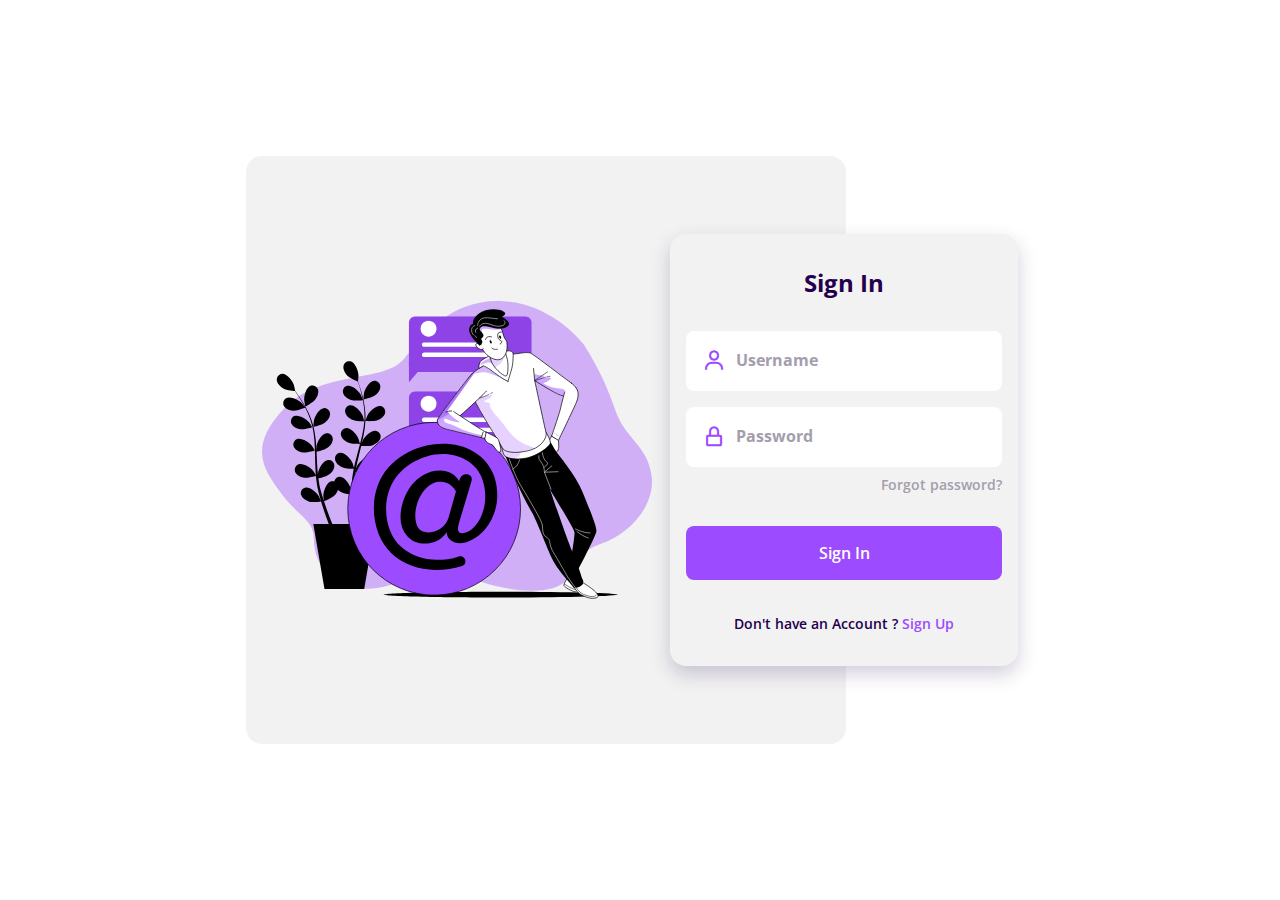
<file: Login|Signup-Form/index.html>
<!DOCTYPE html>
<html lang="en">
    <head>
        <meta charset="UTF-8">
        <meta name="viewport" content="width=device-width, initial-scale=1.0">

        <!-- ===== CSS ===== -->
        <link rel="stylesheet" href="./styles.css">
    
        <!-- ===== BOX ICONS ===== -->
        <link href='https://cdn.jsdelivr.net/npm/boxicons@2.0.5/css/boxicons.min.css' rel='stylesheet'>

        <title>Responsive Login Form Sign In Sign Up</title>
    </head>

    <body>
        
        <div class="login">
            <div class="login__content">

                <div class="login__img">
                    <img src="./img-login.svg" alt="">
                </div>
                
                <div class="login__forms">
                    <!--Sign in Form-->
                    <form action="" class="login__registre" id="login-in">
                        <h1 class="login__title">Sign In</h1>
    
                        <div class="login__box">
                            <i class='bx bx-user login__icon'></i>
                            <input type="text" placeholder="Username" class="login__input">
                        </div>
    
                        <div class="login__box">
                            <i class='bx bx-lock-alt login__icon'></i>
                            <input type="password" placeholder="Password" class="login__input">
                        </div>

                        <a href="#" class="login__forgot">Forgot password?</a>

                        <a href="#" class="login__button">Sign In</a>

                        <div>
                            <span class="login__account">Don't have an Account ?</span>
                            <span class="login__signin" id="sign-up">Sign Up</span>
                        </div>
                    </form>

                    <!--Sign up Form-->

                    <form action="" class="login__create none" id="login-up">
                        <h1 class="login__title">Create Account</h1>
    
                        <div class="login__box">
                            <i class='bx bx-user login__icon'></i>
                            <input type="text" placeholder="Username" class="login__input">
                        </div>
    
                        <div class="login__box">
                            <i class='bx bx-at login__icon'></i>
                            <input type="text" placeholder="Email" class="login__input">
                        </div>

                        <div class="login__box">
                            <i class='bx bx-lock-alt login__icon'></i>
                            <input type="password" placeholder="Password" class="login__input">
                        </div>

                        <a href="#" class="login__button">Sign Up</a>

                        <div>
                            <span class="login__account">Already have an Account ?</span>
                            <span class="login__signup" id="sign-in">Sign In</span>
                        </div>

                        <div class="login__social">
                            <a href="#" class="login__social-icon"><i class='bx bxl-facebook' ></i></a>
                            <a href="#" class="login__social-icon"><i class='bx bxl-twitter' ></i></a>
                            <a href="#" class="login__social-icon"><i class='bx bxl-google' ></i></a>
                        </div>
                    </form>

                </div>
            </div>
        </div>



        <!--===== MAIN JS =====-->
        <script src="./main.js"></script>
    </body>
</html>
</file>
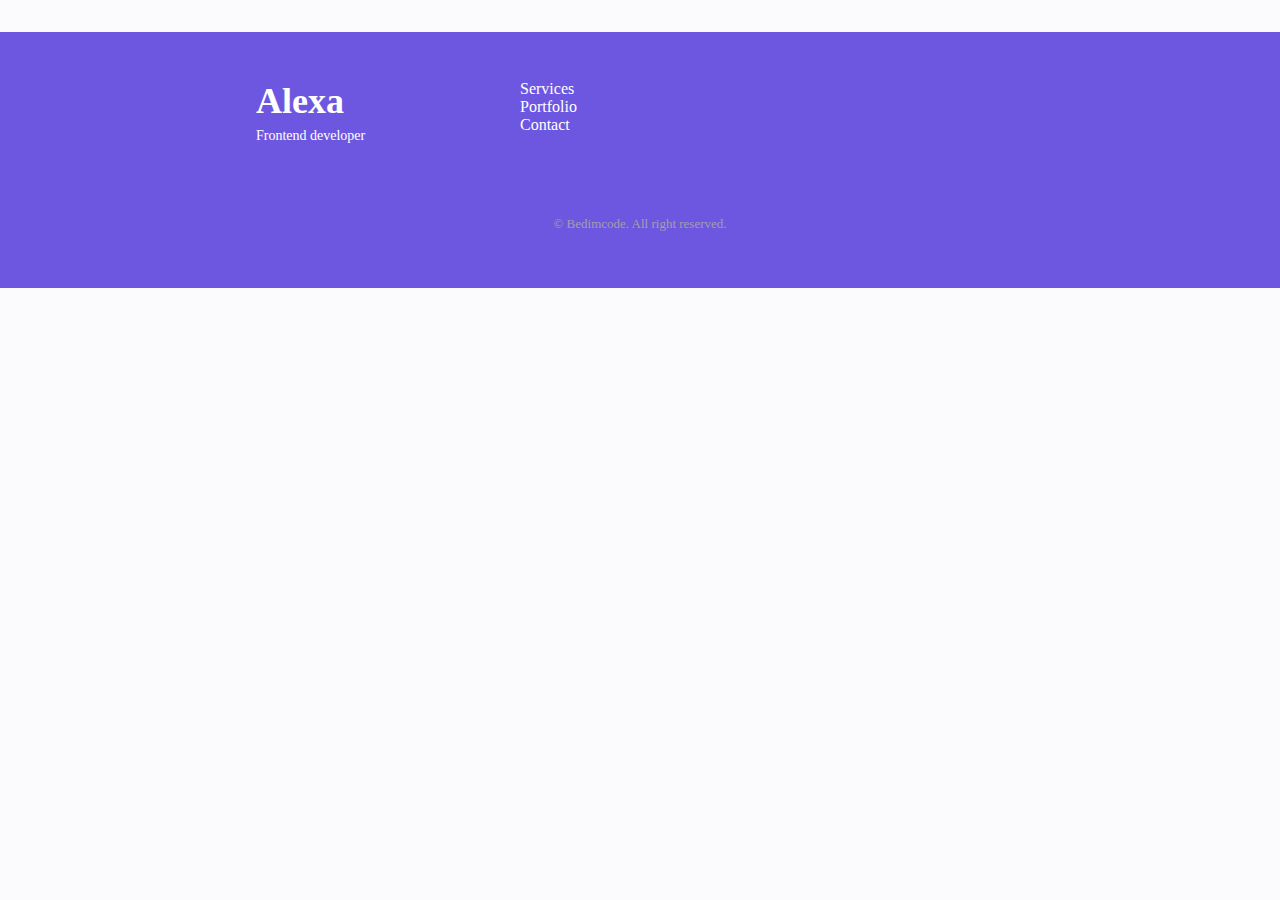
<file: Responsive-Footer/index.html>
<!DOCTYPE html>
    <html lang="en">
    <head>
        <meta charset="UTF-8">
        <meta name="viewport" content="width=device-width, initial-scale=1.0">

        <!--==================== UNICONS ====================-->
        <link rel="stylesheet" href="https://unicons.iconscout.com/release/v4.0.0/css/line.css">
        
        <!--==================== CSS ====================-->
        <link rel="stylesheet" href="./styles.css">

        <title>Responsive Footer</title>
    </head>

    <body>
        
        <footer class="footer">
            <div class="footer__bg">
                <div class="footer__container container grid">
                    <div>
                        <h2 class="footer__title">Alexa</h2>
                    <span class="footer__subtitle">Frontend developer</span>
                    </div>

                    <ul class="footer__links">
                        <li>
                            <a href="#services" class="footer__link">Services</a>
                        </li>
                        <li>
                            <a href="#portfolio" class="footer__link">Portfolio</a>
                        </li>
                        <li>
                            <a href="#contact" class="footer__link">Contact</a>
                        </li>

                        
                    </ul>

                    <div class="footer_socials">
                        <a href="facebook.com" target = "_blank" class="footer__social">
                            <i class="uil uil-facebook-f"></i>
                        </a>
                        <a href="facebook.com" target = "_blank" class="footer__social">
                            <i class="uil uil-instagram"></i>
                        </a>
                        <a href="facebook.com" target = "_blank" class="footer__social">
                            <i class="uil uil-twitter-alt"></i>
                        </a>
                    </div>
                </div>

                <p class="footer__copy">&#169; Bedimcode. All right reserved.</p>
            </div>
            
        </footer>
    </body>
</html>
</file>
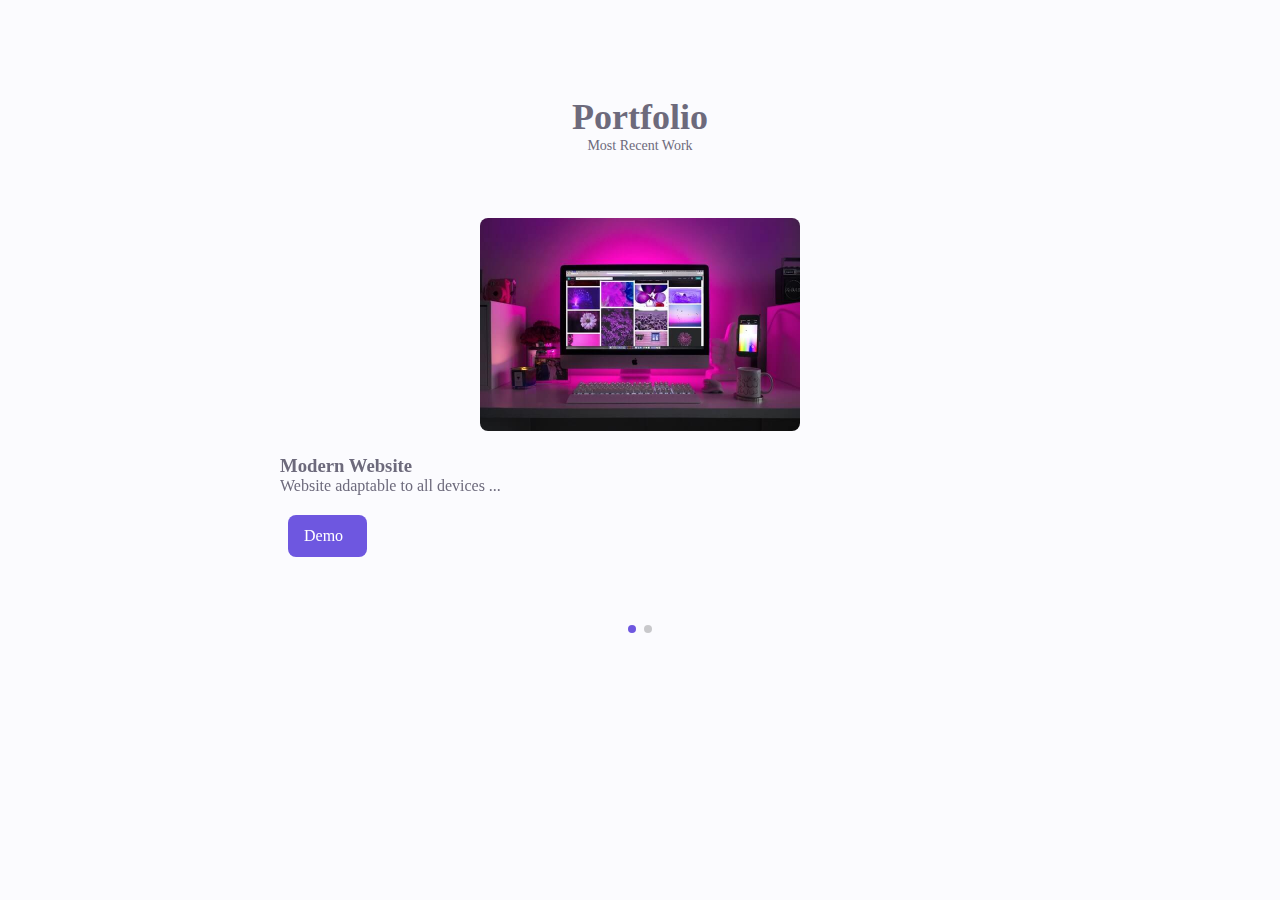
<file: Responsive-Portfolio/index.html>
<!DOCTYPE html>
    <html lang="en">
    <head>
        <meta charset="UTF-8">
        <meta name="viewport" content="width=device-width, initial-scale=1.0">

        <!--==================== UNICONS ====================-->
        <link rel="stylesheet" href="https://unicons.iconscout.com/release/v4.0.0/css/line.css">
        
        <!--==================== SWIPER CSS ====================-->
        <link rel="stylesheet" href="../assets/swiper-bundle.min.css">
        
        <!--==================== CSS ====================-->
        <link rel="stylesheet" href="./styles.css">

        <title>Responsive Portfolio</title>
    </head>
    
    <body>
        
        <section class="portfolio section" id="portfolio">
            <h2 class="section__title">Portfolio</h2>
            <span class="section__subtitle">Most Recent Work</span>

            <div class="portfolio__container container swiper-container">
                <div class="swiper-wrapper">
                    <div class="portfolio__content grid swiper-slide">
                        <img src="./portfolio1.jpg" alt="" class="portfolio__img">
                        
                        <div class="portfolio__data">
                            <h3 class="portfolio__title">Modern Website</h3>
                            <p class="portfolio__description">Website adaptable to all devices ...</p>
                            <a href="#" class="button button--flex button--small portfolio__button">
                                Demo
                                <i class="uil uil-arrow-right button__icon"></i>
                            </a>
                        </div>
                    </div>

                    <div class="portfolio__content grid swiper-slide">
                        <img src="./portfolio2.jpg" alt="" class="portfolio__img">
                        
                        <div class="portfolio__data">
                            <h3 class="portfolio__title">Modern Website</h3>
                            <p class="portfolio__description">Website adaptable to all devices ...</p>
                            <a href="#" class="button button--flex button--small portfolio__button">
                                Demo
                                <i class="uil uil-arrow-right button__icon"></i>
                            </a>
                        </div>
                    </div>


                </div>

                <div class="swiper-button-next">
                    <i class="uil uil-angle-right-b swiper-portfolio-icon"></i>
                </div>
                <div class="swiper-button-prev">
                    <i class="uil uil-angle-left-b swiper-portfolio-icon"></i>
                </div>
                <div class="swiper-pagination"></div>
            </div>

        </section>

         <!--==================== SWIPER JS ====================-->
         <script src="../assets/swiper-bundle.min.js"></script>

         <!--==================== Index JS ====================-->
         <script src="./index.js"></script>
    </body>
</html>
</file>
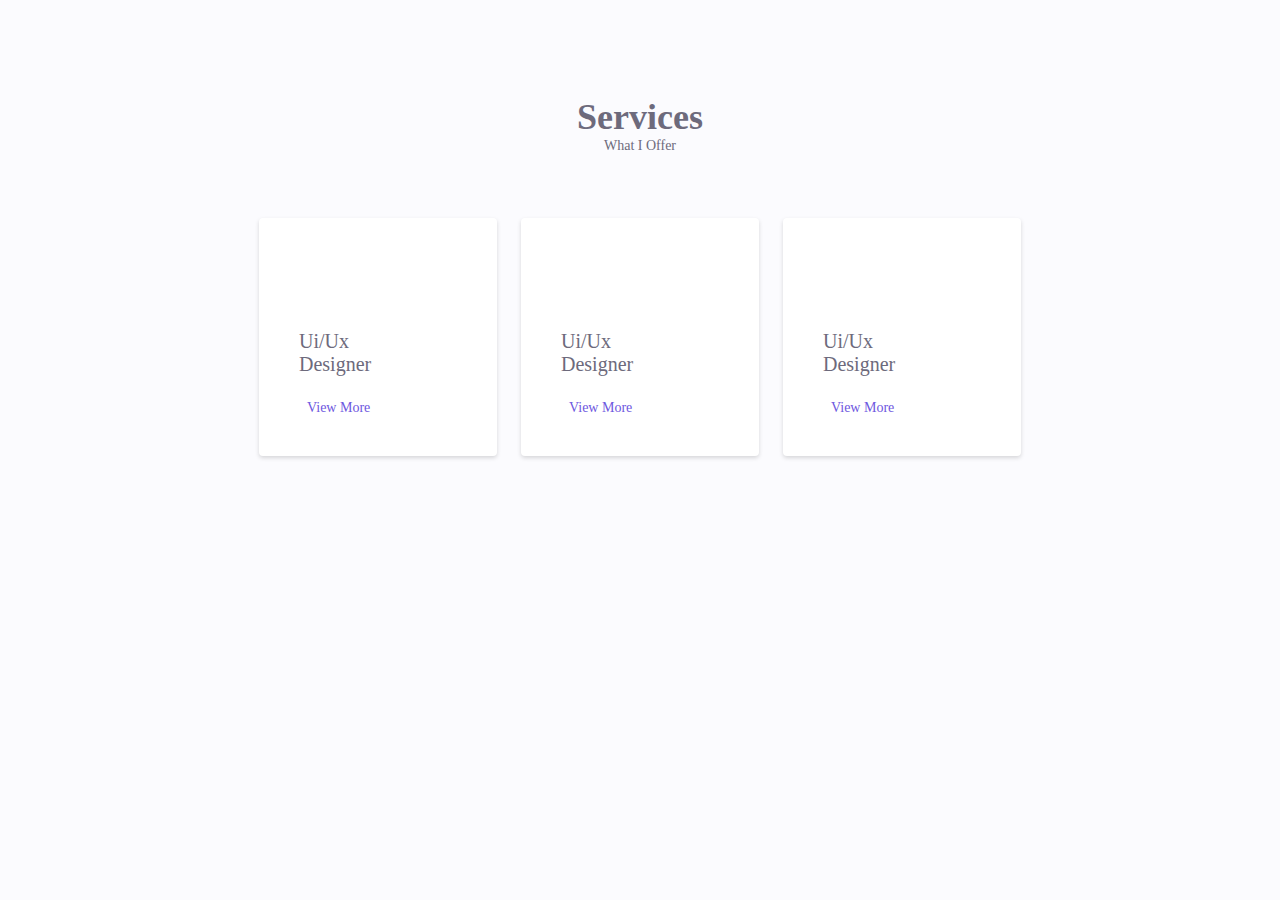
<file: Responsive-Services/index.html>
<!DOCTYPE html>
    <html lang="en">
    <head>
        <meta charset="UTF-8">
        <meta name="viewport" content="width=device-width, initial-scale=1.0">

        <!--==================== UNICONS ====================-->
        <link rel="stylesheet" href="https://unicons.iconscout.com/release/v4.0.0/css/line.css">
        
        
        <!--==================== CSS ====================-->
        <link rel="stylesheet" href="./styles.css">

        <title>Responsive Services</title>
    </head>

    <body>

        <section class="services section" id="services">
            <h2 class="section__title">Services</h2>
            <span class="section__subtitle">What I Offer</span>

            <div class="services__container container grid">
                <!--First Content-->
                <div class="services__content">
                    <div>
                        <i class="uil uil-web-grid services__icon"></i>
                        <h3 class="services__title">Ui/Ux <br>Designer</h3>
                    </div>

                    <span class="button button--flex button--small button--link services__button">
                        View More
                        <i class="uil uil-arrow-right button__icon"></i>
                    </span>

                    <div class="services__modal">
                        <div class="services__modal-content">
                            <h4 class="services__modal-title">Ui/Ux <br>Designer</h4>
                            <i class="uil uil-times services__modal-close"></i>

                            <ul class="services__modal-services grid">
                                <li class="services__modal-service">
                                    <i class="uil uil-check-circle services__modal-icon"></i>
                                    <p>I develop the user interface.</p>
                                </li>

                                <li class="services__modal-service">
                                    <i class="uil uil-check-circle services__modal-icon"></i>
                                    <p>I develop the user interface.</p>
                                </li>

                                <li class="services__modal-service">
                                    <i class="uil uil-check-circle services__modal-icon"></i>
                                    <p>I develop the user interface.</p>
                                </li>
                            </ul>
                        </div>
                    </div>
                </div>

                <!--Second Content-->
                <div class="services__content">
                    <div>
                        <i class="uil uil-web-grid services__icon"></i>
                        <h3 class="services__title">Ui/Ux <br>Designer</h3>
                    </div>

                    <span class="button button--flex button--small button--link services__button">
                        View More
                        <i class="uil uil-arrow-right button__icon"></i>
                    </span>

                    <div class="services__modal">
                        <div class="services__modal-content">
                            <h4 class="services__modal-title">Ui/Ux <br>Designer</h4>
                            <i class="uil uil-times services__modal-close"></i>

                            <ul class="services__modal-services grid">
                                <li class="services__modal-service">
                                    <i class="uil uil-check-circle services__modal-icon"></i>
                                    <p>I develop the user interface.</p>
                                </li>

                                <li class="services__modal-service">
                                    <i class="uil uil-check-circle services__modal-icon"></i>
                                    <p>I develop the user interface.</p>
                                </li>

                                <li class="services__modal-service">
                                    <i class="uil uil-check-circle services__modal-icon"></i>
                                    <p>I develop the user interface.</p>
                                </li>
                            </ul>
                        </div>
                    </div>
                </div>

                <!--Third Content-->

                <div class="services__content">
                    <div>
                        <i class="uil uil-web-grid services__icon"></i>
                        <h3 class="services__title">Ui/Ux <br>Designer</h3>
                    </div>

                    <span class="button button--flex button--small button--link services__button">
                        View More
                        <i class="uil uil-arrow-right button__icon"></i>
                    </span>

                    <div class="services__modal">
                        <div class="services__modal-content">
                            <h4 class="services__modal-title">Ui/Ux <br>Designer</h4>
                            <i class="uil uil-times services__modal-close"></i>

                            <ul class="services__modal-services grid">
                                <li class="services__modal-service">
                                    <i class="uil uil-check-circle services__modal-icon"></i>
                                    <p>I develop the user interface.</p>
                                </li>

                                <li class="services__modal-service">
                                    <i class="uil uil-check-circle services__modal-icon"></i>
                                    <p>I develop the user interface.</p>
                                </li>

                                <li class="services__modal-service">
                                    <i class="uil uil-check-circle services__modal-icon"></i>
                                    <p>I develop the user interface.</p>
                                </li>
                            </ul>
                        </div>
                    </div>
                </div>
            </div>
        </section>

        <!--==================== Index JS ====================-->
        <script src="./index.js"></script>
    </body>
</html>
</file>
<file: Login|Signup-Form/styles.css>
@import url("https://fonts.googleapis.com/css2?family=Open+Sans:wght@400;600;700&display=swap");

/*===== VARIABLES CSS =====*/
:root{
    /*===== Colores =====*/
    --first-color: #9D4BFF;
    --first-color-dark: #23004D;
    --first-color-light: #A49EAC;
    --first-color-lighten: #F2F2F2;
  
    /*===== Font and typography =====*/
    --body-font: 'Open Sans', sans-serif;
    --h1-font-size: 1.5rem;
    --normal-font-size: .938rem;
    --small-font-size: .813rem;
}
  
@media screen and (min-width: 768px){
    :root{
      --normal-font-size: 1rem;
      --small-font-size: .875rem;
    }
}

/*===== BASE =====*/
*,::before,::after{
    box-sizing: border-box;
}

body{
    margin: 0;
    padding: 0;
    font-family: var(--body-font);
    font-size: var(--normal-font-size);
    color: var(--first-color-dark);
}

  h1{
    margin: 0;
  }
  
  a{
    text-decoration: none;
  }
  
  img{
    max-width: 100%;
    height: auto;
    display: block;
  }

  .login{
    display: grid;
    grid-template-columns: 100%;
    height: 100vh;
    margin-left: 1.5rem;
    margin-right: 1.5rem;
  }

  .login__content{
    display: grid;
  }

  .login__img{
    justify-self: center;
  }

  .login__img img{
    width: 310px;
    margin-top: 1.5rem;
  }

  .login__forms{
    position: relative;
    height: 368px;
  }

  .login__registre, .login__create{
    position: absolute;
    bottom: 1rem;
    width: 100%;
    background-color: var(--first-color-lighten);
    padding: 2rem 1rem;
    border-radius: 1rem;
    text-align: center;
    box-shadow: 0 8px 20px rgba(35,0,77,.2);
    animation-duration: .4s;
    animation-name: animate-login;
  }

  @keyframes animate-login{
    0%{
        /* At first, width height = 1 -> normal size */
      transform: scale(1,1);
    }
    50%{
        /* At the middle, width height = 1.1 */
      transform: scale(1.1,1.1);
    }
    100%{
        /* At the end, width height = 1 again */
      transform: scale(1,1);
    }
  }

  .login__title{
    font-size: var(--h1-font-size);
    margin-bottom: 2rem;
  }

  .login__box{
    display: grid;
    grid-template-columns: max-content 1fr;
    column-gap: .5rem;
    padding: 1.125rem 1rem;
    background-color: #FFF;
    margin-top: 1rem;
    border-radius: .5rem;
  }

  .login__icon{
    font-size: 1.5rem;
    color: var(--first-color);
  }

  .login__input{
    border: none;
    outline: none;
    font-size: var(--normal-font-size);
    font-weight: 700;
    color: var(--first-color-dark);
  }

  .login__input::placeholder{
    font-size: var(--normal-font-size);
    font-family: var(--body-font);
    color: var(--first-color-light);
  }

  .login__forgot{
    display: block;
    width: max-content;
    margin-left: auto;
    margin-top: .5rem;
    font-size: var(--small-font-size);
    font-weight: 600;
    color: var(--first-color-light);
  }

  .login__button{
    display: block;
    padding: 1rem;
    margin: 2rem 0;
    background-color: var(--first-color);
    color: #FFF;
    font-weight: 600;
    text-align: center;
    border-radius: .5rem;
    transition: .3s;
  }

  .login__button:hover{
    background-color: var(--first-color-dark);
  }

  .login__button:hover{
    background-color: var(--first-color-dark);
  }
  
  .login__account, .login__signin, .login__signup{
    font-weight: 600;
    font-size: var(--small-font-size);
  }
  
  .login__account{
    color: var(--first-color-dark);
  }
  
  .login__signin, .login__signup{
    color: var(--first-color);
    cursor: pointer;
  }
  
  .login__social{
    margin-top: 2rem;
  }
  
  .login__social-icon{
    font-size: 1.5rem;
    color: var(--first-color-dark);
    margin: 0 1.5rem;
  }

  /*Show login*/
.block{
    display: block;
  }
  
  /*Hidden login*/
  .none{
    display: none;
  }


  /* ===== MEDIA QUERIES =====*/
@media screen and (min-width: 576px){
    .login__forms{
      width: 348px;
      justify-self: center;
    }
  }

  @media screen and (min-width: 1024px){
    .login{
      height: 100vh;
      overflow: hidden;
    }

    .login__content{
        grid-template-columns: repeat(2, max-content);
        justify-content: center;
        align-items: center;
        margin-left: 10rem;
      }

      .login__img{
        display: flex;
        width: 600px;
        height: 588px;
        background-color: var(--first-color-lighten);
        border-radius: 1rem;
        padding-left: 1rem;
      }

      .login__img img{
        width: 390px;
        margin-top: 0;
      }

      .login__registre, .login__create{
        left: -11rem;
      }

      .login__registre{
        bottom: -2rem;
      }

      .login__create{
        bottom: -5.5rem;
      }

}
</file>
<file: Responsive-Footer/styles.css>
@import '../assets/root.css';

.footer{
    padding-top: 2rem;  
  }
  
  .footer__container{
      row-gap: 3.5rem;
  }
  
  .footer__bg{
      background-color: var(--first-color-second);
      padding: 2rem 0 3rem;
  }
  
  .footer__title{
      font-size: var(--h1-font-size);
      margin-bottom: var(--mb-0-25);
  }
  
  .footer__subtitle{
      font-size: var(--small-font-size);
  }
  
  .footer__link{
      display: flex;
      flex-direction: column;
      row-gap: 1.5rem;
  }
  
  .footer__link:hover{
      color: var(--first-color-lighter);
  }
  
  .footer__social{
      font-size: 1.25rem;
      margin-right: var(--mb-1-5);
  }
  
  .footer__social:hover{
      color: var(--first-color-lighter);
  }
  
  .footer__copy{
      font-size: var(--smaller-font-size);
      text-align: center;
      color: var(--text-color-light);
      margin-top: var(--mb-3);
  }
  
  .footer__title,
  .footer__subtitle,
  .footer__link,
  .footer__social{
      color: #FFF;
  }

  /* For large devices */

@media screen and (min-width:768px) {
    
    .footer__container{
        padding: 0 1rem;
    }

    .footer__container{
        grid-template-columns: repeat(3,1fr);
    }

    .footer__bg{
        padding: 3rem 0 3.5rem;
    }

    .footer__links{
        flex-direction:row;
        column-gap: 2rem;
    }

    .footer__social{
        justify-self: flex-end;
    }

    .footer__copy{
        margin-top: 4.5rem;
    }


}

@media screen and (min-width:1024px) {
    
    .footer__container{
        padding: 0;
    }
}
</file>
<file: Responsive-Portfolio/styles.css>
@import '../assets/root.css';

.portfolio__container{
    overflow: initial; /* let overflow */
}

.portfolio__content{
    padding: 0 1.5rem;
}

.portfolio__img{
    width: 265px;
    border-radius: .5rem;
    justify-self: center; /* x alignment */
}

.portfolio__description{
    margin-bottom: var(--mb-0-75);
}

.portfolio__button:hover .button__icon{
    transform: translateX(.25rem);
}


.swiper-button-prev::after,
.swiper-button-next::after{
    content: '';
}

.swiper-portfolio-icon{
    font-size: 2rem;
    color: var(--first-color);
}

.swiper-button-prev{
    left: -.5rem;
}

.swiper-button-next{
    right: -.5rem;
}

.swiper-container-horizontal > .swiper-pagination-bullets{
    bottom: -2.5rem;
}

.swiper-pagination-bullet-active{
    background-color: var(--first-color);
}

.swiper-button-prev,
.swiper-button-next,
.swiper-pagination-bullets{
    outline: none; /* after border */
}

/* For medium devices */
@media screen and (min-width: 568px) {
   
    .portfolio__content
    {
        grid-template-columns: repeat(2,fr);
    }
}

/* For large devices */

@media screen and (min-width:768px) {
    
    .portfolio__img{
        width: 320px;
    }

    .portfolio__content{
        align-items: center;
    }

}

@media screen and (min-width:1024px) {
    
    .portfolio__content{
        column-gap: 5rem;
    }

    .swiper-portfolio-icon{
        font-size: 3.5rem;
    }

    .swiper-button-prev{
        left: -3.5rem;
    }

    .swiper-button-next{
        right: -3.5rem;
    }

    .swiper-container-horizontal > .swiper-pagination-bullets{
        bottom: -4.5rem;
    }
}
</file>
<file: Responsive-Services/styles.css>
@import '../assets/root.css';

.services__container{
    gap: 1.5rem;
    grid-template-columns: repeat(2,1fr);
}
.services__content{
    position: relative;
    background-color: var(--container-color);
    padding: 3.5rem .5rem 1.25rem 1.5rem;
    border-radius: .25rem;
    box-shadow: 0 2px 4px rgb(0, 0, 0,.15);
}

.services__content:hover{
    box-shadow: 0 4px 8px rgb(0, 0, 0,.15);;
}

.services__icon{
    display: block;
    font-size: 1.5rem;
    color: var(--first-color);
    margin-bottom: var(--mb-1);
}

.services__title{
    font-size: var(--h3-font-size);
    margin-bottom: var(--mb-1);
    font-weight: var(--font-medium);
}

.services__button{
    cursor: pointer;
    font-size: var(--small-font-size);
}

.services__button:hover .button__icon{
    transform: translateX(.25rem);
}

.services__modal{
    position: fixed;
    top: 0;
    left: 0;
    right: 0;
    bottom: 0;
    background-color: rgb(0, 0, 0);
    display: flex;
    align-items: center;
    justify-content: center;
    padding: 0 1rem;
    z-index: var(--z-modal);
    opacity: 0; /*  hide it*/
    visibility: hidden; 
    transition: .3s;
}

.services__modal-content{
    position: relative; /* keep the elements which use absolute */
    background-color: var(--container-color);
    padding: 1.5rem;
    border-radius: .5rem;
}

.services__modal-services{
    row-gap: 1rem;
}

.services__modal-service{

    display: flex;
}

.services__modal-close{
    position: absolute; /* parent elements right */
    top: 1rem;
    right: 1rem;
    font-size: 1.5rem;
    color: var(--first-color);
    cursor: pointer;
}

.services__model-icon{
    color: var(--first-color);
    margin-right: var(--mb-0-25);
}

/* Active Modal */

.active-modal{
    opacity: 1;
    visibility: visible;
}

/*==================== MEDIA QUERIES ====================*/
/* For small devices */
@media screen and (max-width: 350px){

    .services__container{
        grid-template-columns: max-content;
        justify-content: center;
    }

    .services__content{
        padding-right: 3.5rem;
    }

    .services__modal{
        padding: 0 .5rem;
    }
}

/* For large devices */

@media screen and (min-width:768px) {
    
    .services__container{
        grid-template-columns: repeat(3, 1fr);
        justify-content: center;
    }

    .services__icon{
        font-size: 2rem;
    }

    .services__content{
        padding: 6rem 0 2rem 2.5rem;
    }

    .services__modal-content{
        width: 450px;
    }
}

@media screen and (min-width:1024px) {
    
    .services__container{
        grid-template-columns: repeat(3,238px);
    }
}
</file>
